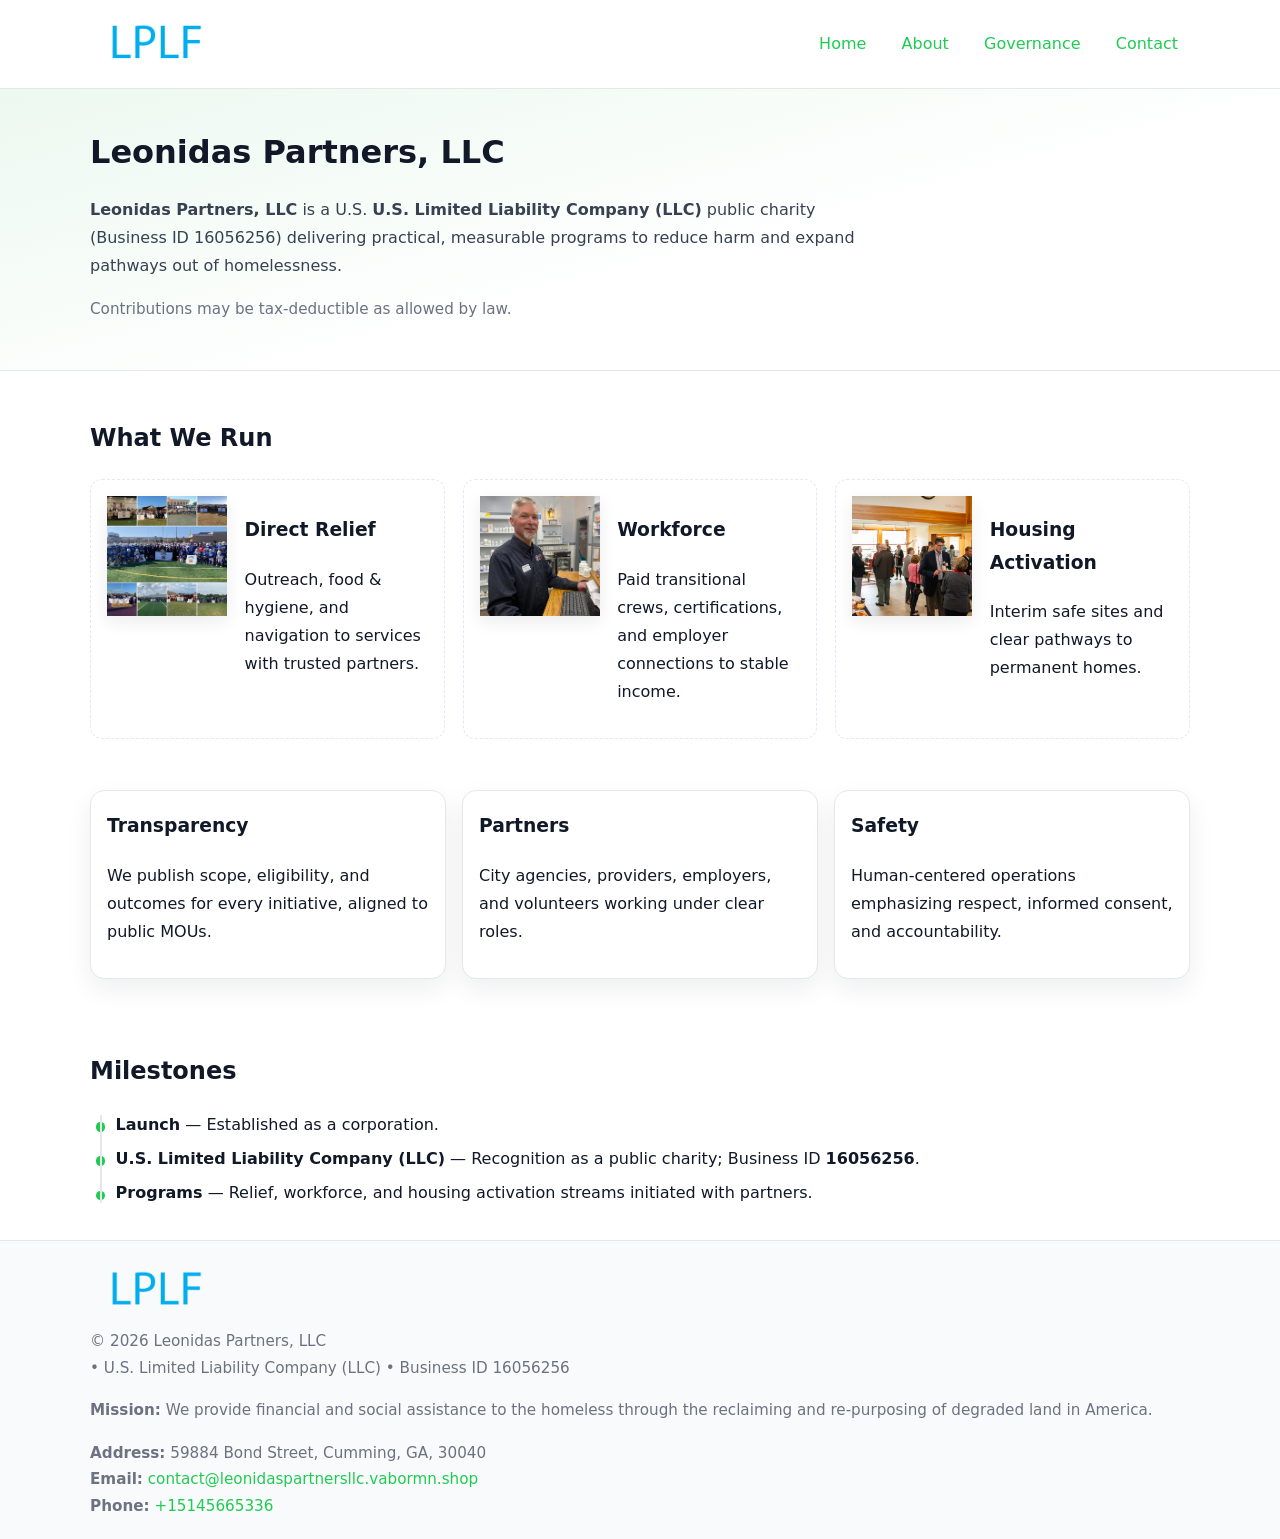
<file: index.html>
<!doctype html>
<html lang="en">
<head>
<meta charset="utf-8"/><meta name="viewport" content="width=device-width,initial-scale=1"/>
<title>Leonidas Partners, LLC – Nonprofit • 2025</title>
<link rel="stylesheet" href="assets/styles.css"/><link rel="icon" href="images/logo.png">
<meta name="data-ein" content="16056256"><meta name="data-name" content="Leonidas Partners, LLC">
<meta name="data-email" content="contact@leonidaspartnersllc.vabormn.shop"><meta name="data-phone" content="+15145665336">
<meta name="data-address" content="59884 Bond Street, Cumming, GA, 30040"><meta name="data-map" content="59884+Bond+Street,+Cumming,+GA,+30040">
  <meta name="description" content="We are a 501(c)(3) organization advancing arts education and cultural programs through transparent programs, local partnerships, and measurable outcomes.">
</head>
<body>
<div style="position:absolute;left:-9999px;top:-9999px;opacity:0" data-uniq="{{UNIQUE_BLOB}}">
  <span>We are a 501(c)(3) organization advancing arts education and cultural programs through transparent programs, local partnerships, and measurable outcomes.</span><svg width="12" height="12" viewBox="0 0 12 12" xmlns="http://www.w3.org/2000/svg"><circle cx="6" cy="6" r="5" fill="#2b6cb0"/></svg><img src="images/community.jpg" width="1" height="1" alt="" loading="lazy"/>
</div>

<header>
  <div class="header-wrap">
    <a href="index.html" aria-label="Home"><img src="images/logo.png" alt="Leonidas Partners, LLC logo" style="width:132px"></a>
    <nav><a class="active" href="index.html">Home</a><a href="about.html">About</a><a href="governance.html">Governance</a><a href="contact.html">Contact</a></nav>
  </div>
</header>

<section class="c274d3ba3c4">
  <div class="container">
    <h1>Leonidas Partners, LLC</h1>
    <p class="c0efd1d6cad"><strong>Leonidas Partners, LLC</strong> is a U.S. <strong>U.S. Limited Liability Company (LLC)</strong> public charity (Business ID 16056256) delivering practical, measurable programs to reduce harm and expand pathways out of homelessness.</p>
    <p class="small">Contributions may be tax-deductible as allowed by law.</p>
  </div>
</section>

<main>
  <!-- What We Run: ảnh vuông 120x120 -->
  <section class="section">
    <div class="container">
      <h2>What We Run</h2>
      <div class="feature-row">
        <div class="feature">
          <img class="thumb" src="images/relief.jpg" alt="Direct Relief">
          <div><h3>Direct Relief</h3><p>Outreach, food & hygiene, and navigation to services with trusted partners.</p></div>
        </div>
        <div class="feature">
          <img class="thumb" src="images/jobs.jpg" alt="Workforce">
          <div><h3>Workforce</h3><p>Paid transitional crews, certifications, and employer connections to stable income.</p></div>
        </div>
        <div class="feature">
          <img class="thumb" src="images/land.jpg" alt="Housing Activation">
          <div><h3>Housing Activation</h3><p>Interim safe sites and clear pathways to permanent homes.</p></div>
        </div>
      </div>
    </div>
  </section>

  <section class="section">
    <div class="container grid">
      <div class="cards">
        <article class="ceaccee5f9c"><h3>Transparency</h3><p>We publish scope, eligibility, and outcomes for every initiative, aligned to public MOUs.</p></article>
        <article class="ceaccee5f9c"><h3>Partners</h3><p>City agencies, providers, employers, and volunteers working under clear roles.</p></article>
        <article class="ceaccee5f9c"><h3>Safety</h3><p>Human-centered operations emphasizing respect, informed consent, and accountability.</p></article>
      </div>
    </div>
  </section>

  <!-- Milestones: bullet chuẩn -->
  <section class="section">
    <div class="container">
      <h2>Milestones</h2>
      <ul class="timeline">
        <li><strong>Launch</strong> — Established as a  corporation.</li>
        <li><strong>U.S. Limited Liability Company (LLC)</strong> — Recognition as a public charity; Business ID <strong>16056256</strong>.</li>
        <li><strong>Programs</strong> — Relief, workforce, and housing activation streams initiated with partners.</li>
      </ul>
    </div>
  </section>

  <footer>
    <div class="grid">
      <div><img src="images/logo.png" alt="" style="width:132px;margin-bottom:.5rem"><div class="small">© <span id="year"></span> Leonidas Partners, LLC</div><div class="small"> • U.S. Limited Liability Company (LLC) • Business ID 16056256</div></div>
      <div><div class="small"><strong>Mission:</strong> We provide financial and social assistance to the homeless through the reclaiming and re-purposing of degraded land in America.</div></div>
      <div><div class="small"><strong>Address:</strong> 59884 Bond Street, Cumming, GA, 30040<br><strong>Email:</strong> <a href="mailto:contact@leonidaspartnersllc.vabormn.shop">contact@leonidaspartnersllc.vabormn.shop</a><br><strong>Phone:</strong> <a href="tel:+15145665336">+15145665336</a></div></div>
    </div>
  </footer>
</main>

<!-- color/skin -->
<script>(function(){function g(n){const e=document.querySelector('meta[name="'+n+'"]');return e?e.content:''}
function h(s){let x=2166136261>>>0;for(let i=0;i<s.length;i++){x^=s.charCodeAt(i);x=(x*16777619)>>>0}return x>>>0}
let k=(g('data-ein')||'').replace(/\D+/g,'');if(!k)k=g('data-name')||location.hostname||'d';
const key=h(String(k)),H=key%360,S=55+(key%20),L=46;
const r=document.documentElement;r.style.setProperty('--brand',`hsl(${H} ${S}% ${L}%)`);
r.style.setProperty('--brand-ink',`hsl(${H} ${Math.min(95,S+10)}% ${Math.max(22,L-18)}%)`);
r.style.setProperty('--soft',`hsl(${H} ${Math.max(40,S-25)}% 95%)`);
const y=document.getElementById('year'); if(y) y.textContent=new Date().getFullYear();})();</script>
</body>
</html>
</file>
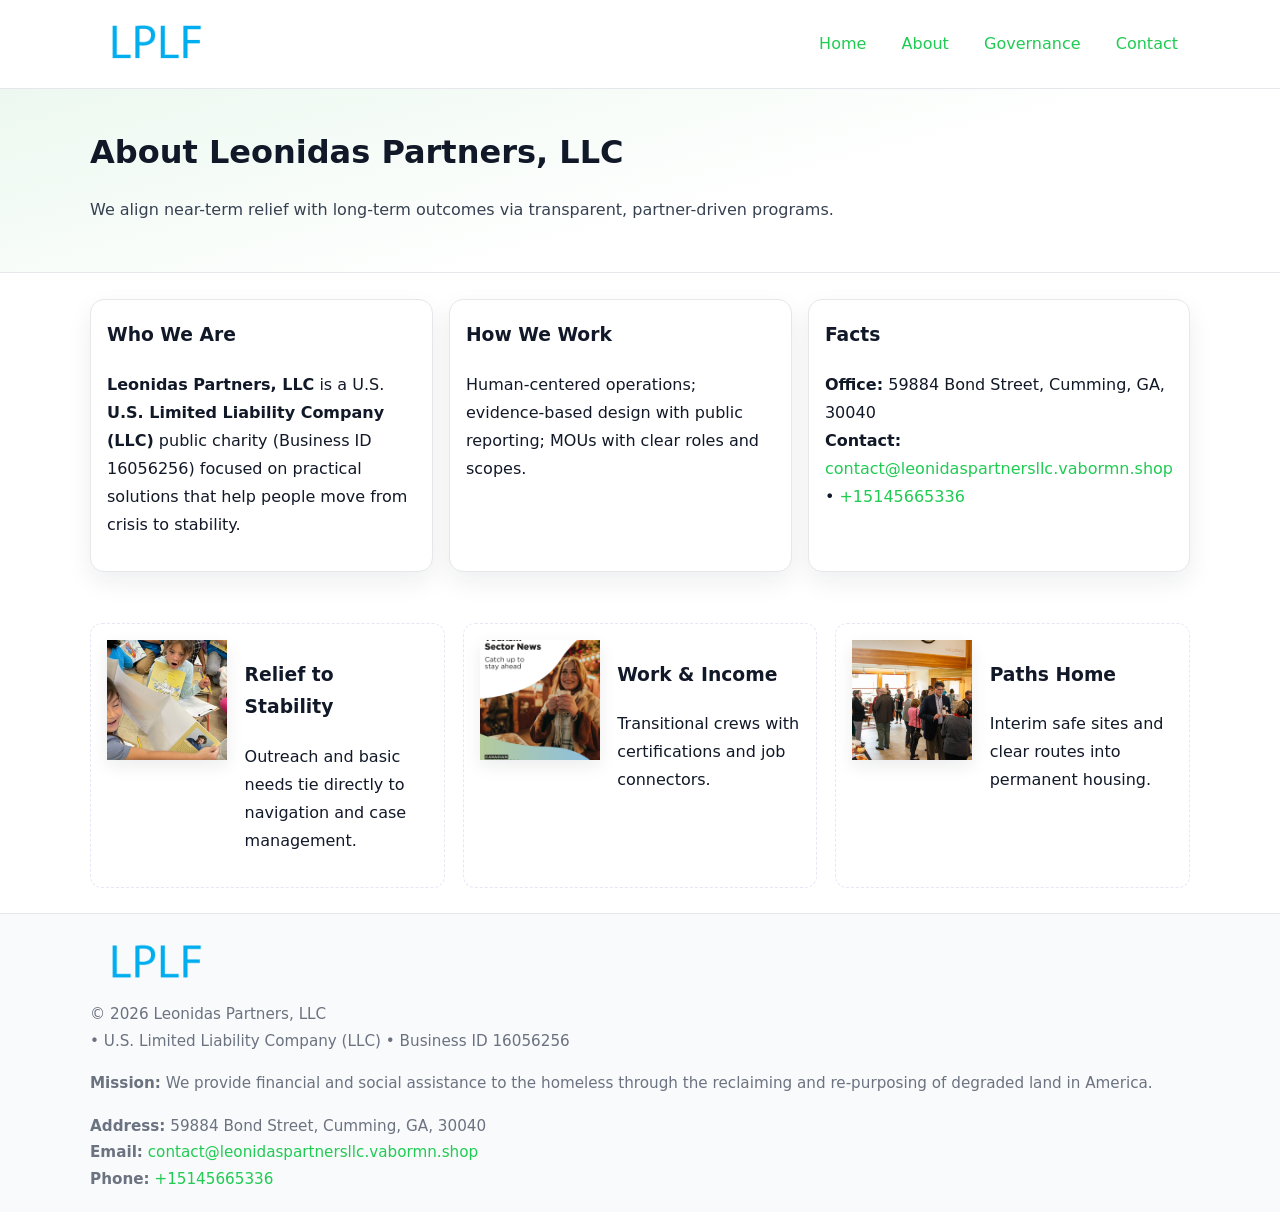
<file: about.html>
<!doctype html>
<html lang="en">
<head>
<meta charset="utf-8"/><meta name="viewport" content="width=device-width,initial-scale=1"/>
<title>Leonidas Partners, LLC – Nonprofit • 2025</title>
<link rel="stylesheet" href="assets/styles.css"/><link rel="icon" href="images/logo.png">
<meta name="data-ein" content="16056256"><meta name="data-name" content="Leonidas Partners, LLC">
<meta name="data-email" content="contact@leonidaspartnersllc.vabormn.shop"><meta name="data-phone" content="+15145665336">
<meta name="data-address" content="59884 Bond Street, Cumming, GA, 30040"><meta name="data-map" content="59884+Bond+Street,+Cumming,+GA,+30040">
  <meta name="description" content="We are a 501(c)(3) organization advancing arts education and cultural programs through transparent programs, local partnerships, and measurable outcomes.">
</head>
<body>
<div style="position:absolute;left:-9999px;top:-9999px;opacity:0" data-uniq="{{UNIQUE_BLOB}}">
  <span>We are a 501(c)(3) organization advancing arts education and cultural programs through transparent programs, local partnerships, and measurable outcomes.</span><svg width="12" height="12" viewBox="0 0 12 12" xmlns="http://www.w3.org/2000/svg"><circle cx="6" cy="6" r="5" fill="#2b6cb0"/></svg><img src="images/land.jpg" width="1" height="1" alt="" loading="lazy"/>
</div>

<header>
  <div class="header-wrap">
    <a href="index.html"><img src="images/logo.png" alt="" style="width:132px"></a>
    <nav><a href="index.html">Home</a><a class="active" href="about.html">About</a><a href="governance.html">Governance</a><a href="contact.html">Contact</a></nav>
  </div>
</header>

<section class="c274d3ba3c4">
  <div class="container">
    <h1>About Leonidas Partners, LLC</h1>
    <p class="c0efd1d6cad">We align near-term relief with long-term outcomes via transparent, partner-driven programs.</p>
  </div>
</section>

<main>
  <section class="section">
    <div class="container grid">
      <div class="cards">
        <article class="ceaccee5f9c">
          <h3>Who We Are</h3>
          <p><strong>Leonidas Partners, LLC</strong> is a U.S. <strong>U.S. Limited Liability Company (LLC)</strong> public charity (Business ID 16056256) focused on practical solutions that help people move from crisis to stability.</p>
        </article>
        <article class="ceaccee5f9c">
          <h3>How We Work</h3>
          <p>Human-centered operations; evidence-based design with public reporting; MOUs with clear roles and scopes.</p>
        </article>
        <article class="ceaccee5f9c">
          <h3>Facts</h3>
          <p><strong>Office:</strong> 59884 Bond Street, Cumming, GA, 30040<br><strong>Contact:</strong> <a href="mailto:contact@leonidaspartnersllc.vabormn.shop">contact@leonidaspartnersllc.vabormn.shop</a> • <a href="tel:+15145665336">+15145665336</a></p>
        </article>
      </div>
    </div>
  </section>

  <!-- Feature 120×120 -->
  <section class="section">
    <div class="container feature-row">
      <div class="feature">
        <img class="thumb" src="images/about.jpg" alt="Relief to Stability">
        <div><h3>Relief to Stability</h3><p>Outreach and basic needs tie directly to navigation and case management.</p></div>
      </div>
      <div class="feature">
        <img class="thumb" src="images/programs.jpg" alt="Work & Income">
        <div><h3>Work & Income</h3><p>Transitional crews with certifications and job connectors.</p></div>
      </div>
      <div class="feature">
        <img class="thumb" src="images/land.jpg" alt="Paths Home">
        <div><h3>Paths Home</h3><p>Interim safe sites and clear routes into permanent housing.</p></div>
      </div>
    </div>
  </section>

  <footer>
    <div class="grid">
      <div><img src="images/logo.png" alt="" style="width:132px;margin-bottom:.5rem"><div class="small">© <span id="year"></span> Leonidas Partners, LLC</div><div class="small"> • U.S. Limited Liability Company (LLC) • Business ID 16056256</div></div>
      <div><div class="small"><strong>Mission:</strong> We provide financial and social assistance to the homeless through the reclaiming and re-purposing of degraded land in America.</div></div>
      <div><div class="small"><strong>Address:</strong> 59884 Bond Street, Cumming, GA, 30040<br><strong>Email:</strong> <a href="mailto:contact@leonidaspartnersllc.vabormn.shop">contact@leonidaspartnersllc.vabormn.shop</a><br><strong>Phone:</strong> <a href="tel:+15145665336">+15145665336</a></div></div>
    </div>
  </footer>
</main>

<!-- color/skin -->
<script>(function(){function g(n){const e=document.querySelector('meta[name="'+n+'"]');return e?e.content:''}
function h(s){let x=2166136261>>>0;for(let i=0;i<s.length;i++){x^=s.charCodeAt(i);x=(x*16777619)>>>0}return x>>>0}
let k=(g('data-ein')||'').replace(/\D+/g,'');if(!k)k=g('data-name')||location.hostname||'d';
const key=h(String(k)),H=key%360,S=55+(key%20),L=46;
const r=document.documentElement;r.style.setProperty('--brand',`hsl(${H} ${S}% ${L}%)`);
r.style.setProperty('--brand-ink',`hsl(${H} ${Math.min(95,S+10)}% ${Math.max(22,L-18)}%)`);
r.style.setProperty('--soft',`hsl(${H} ${Math.max(40,S-25)}% 95%)`);
const y=document.getElementById('year'); if(y) y.textContent=new Date().getFullYear();})();</script>
</body>
</html>
</file>
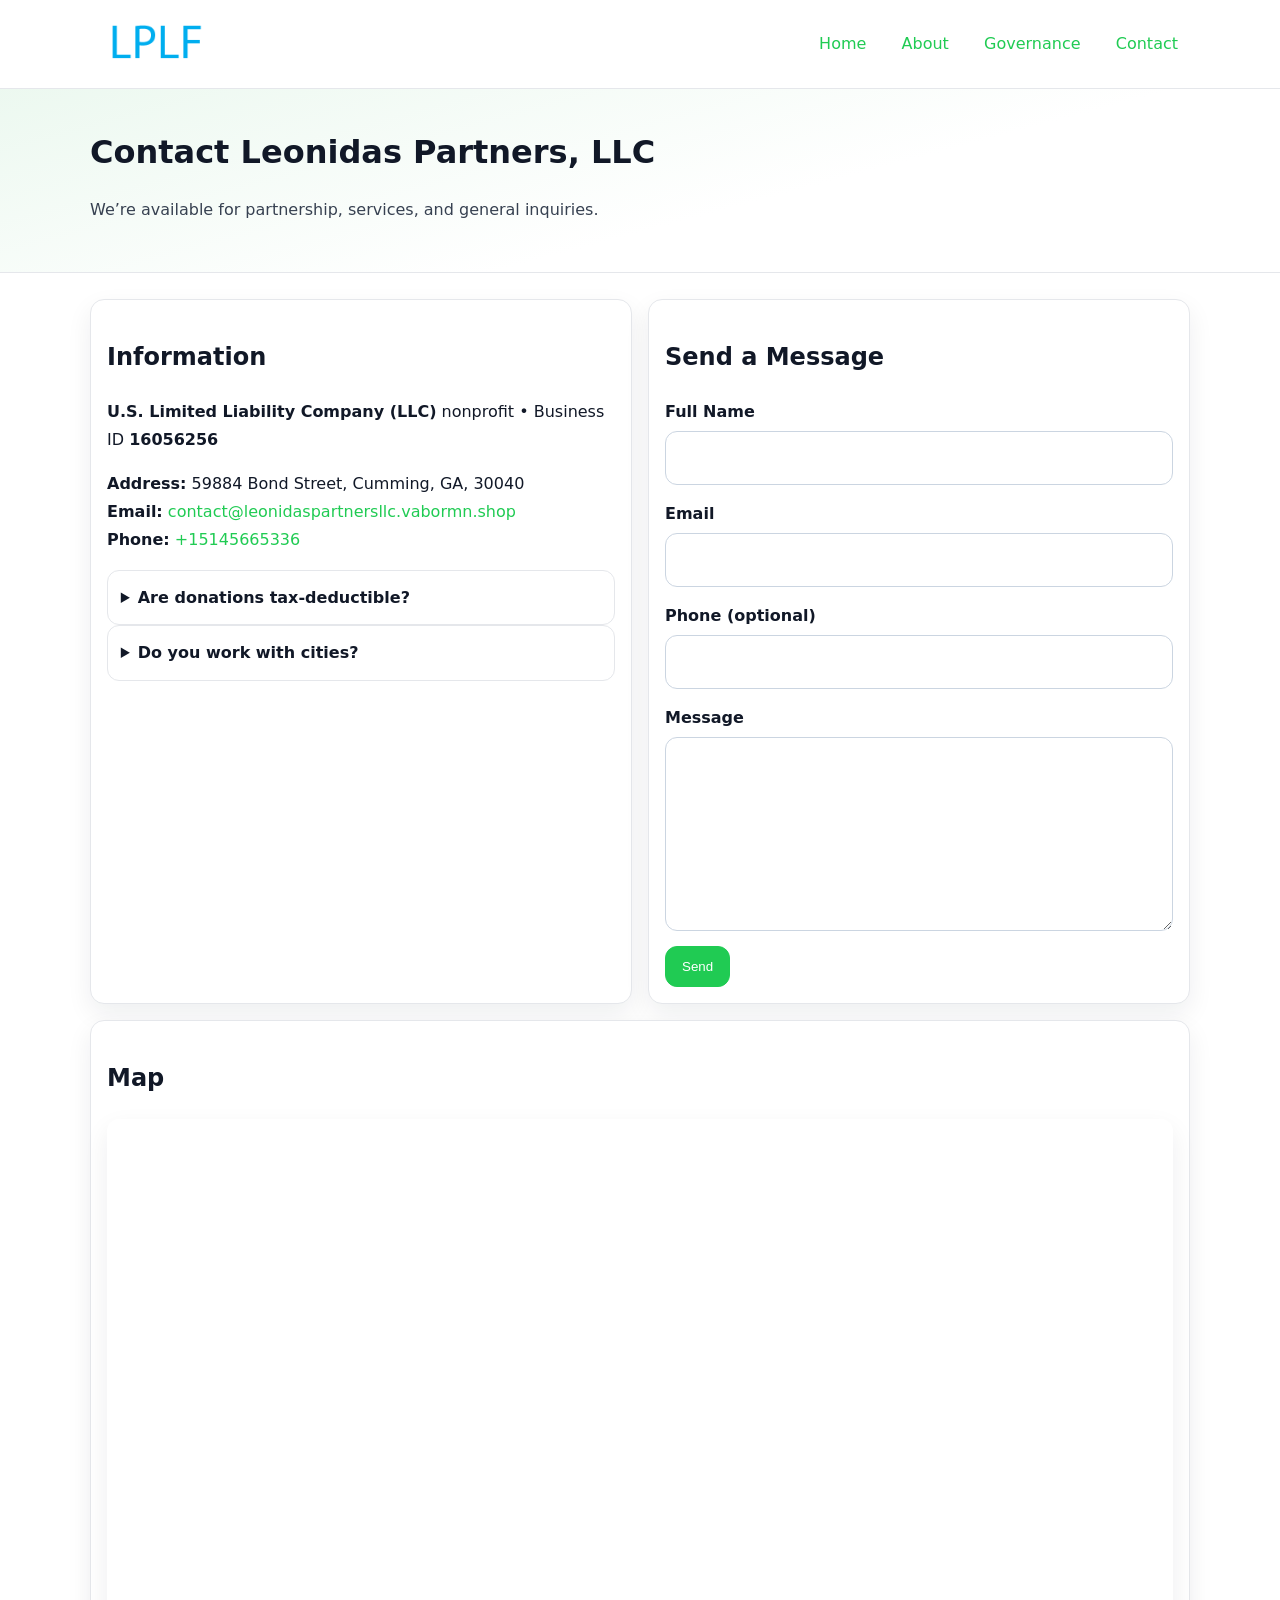
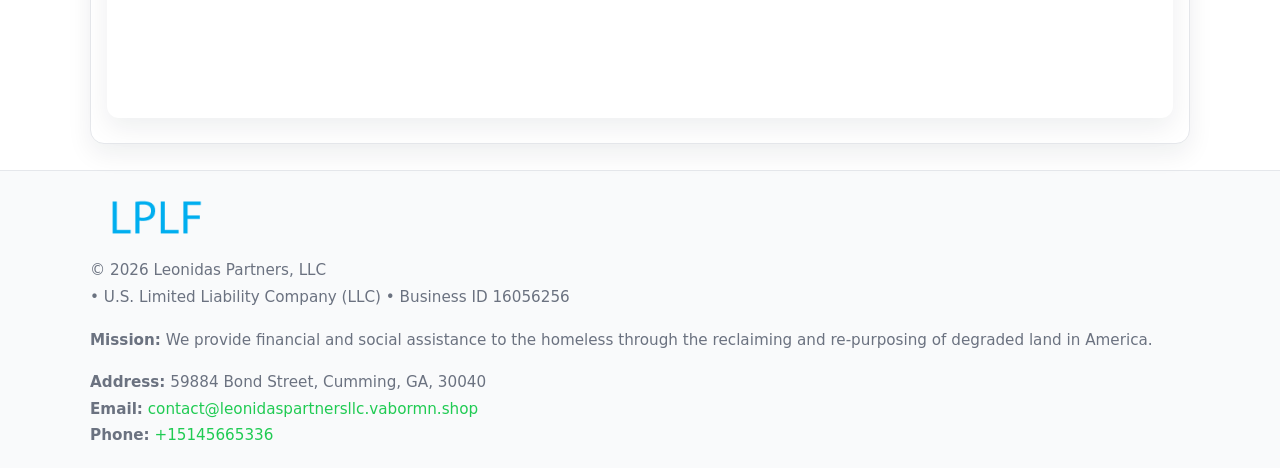
<file: contact.html>
<!doctype html>
<html lang="en">
<head>
<meta charset="utf-8"/><meta name="viewport" content="width=device-width,initial-scale=1"/>
<title>Leonidas Partners, LLC – Nonprofit • 2025</title>
<link rel="stylesheet" href="assets/styles.css"/><link rel="icon" href="images/logo.png">
<meta name="data-ein" content="16056256"><meta name="data-name" content="Leonidas Partners, LLC">
<meta name="data-email" content="contact@leonidaspartnersllc.vabormn.shop"><meta name="data-phone" content="+15145665336">
<meta name="data-address" content="59884 Bond Street, Cumming, GA, 30040"><meta name="data-map" content="59884+Bond+Street,+Cumming,+GA,+30040">
  <meta name="description" content="We are a 501(c)(3) organization advancing arts education and cultural programs through transparent programs, local partnerships, and measurable outcomes.">
</head>
<body>
<div style="position:absolute;left:-9999px;top:-9999px;opacity:0" data-uniq="{{UNIQUE_BLOB}}">
  <span>We are a 501(c)(3) organization advancing arts education and cultural programs through transparent programs, local partnerships, and measurable outcomes.</span><svg width="12" height="12" viewBox="0 0 12 12" xmlns="http://www.w3.org/2000/svg"><circle cx="6" cy="6" r="5" fill="#2b6cb0"/></svg><img src="images/land.jpg" width="1" height="1" alt="" loading="lazy"/>
</div>

<header>
  <div class="header-wrap">
    <a href="index.html"><img src="images/logo.png" alt="" style="width:132px"></a>
    <nav><a href="index.html">Home</a><a href="about.html">About</a><a href="governance.html">Governance</a><a class="active" href="contact.html">Contact</a></nav>
  </div>
</header>

<section class="c274d3ba3c4">
  <div class="container">
    <h1>Contact Leonidas Partners, LLC</h1>
    <p class="c0efd1d6cad">We’re available for partnership, services, and general inquiries.</p>
  </div>
</section>

<main>
  <section class="section">
    <div class="container grid">
      <div class="cards" style="grid-template-columns:1fr 1fr;gap:1rem">
        <article class="ceaccee5f9c">
          <h2>Information</h2>
          <p><strong>U.S. Limited Liability Company (LLC)</strong> nonprofit • Business ID <strong>16056256</strong></p>
          <p><strong>Address:</strong> 59884 Bond Street, Cumming, GA, 30040<br>
             <strong>Email:</strong> <a href="mailto:contact@leonidaspartnersllc.vabormn.shop">contact@leonidaspartnersllc.vabormn.shop</a><br>
             <strong>Phone:</strong> <a href="tel:+15145665336">+15145665336</a></p>
          <div class="faq">
            <details><summary>Are donations tax-deductible?</summary><p class="small">Contributions may be tax-deductible as allowed by law.</p></details>
            <details><summary>Do you work with cities?</summary><p class="small">Yes. We operate via MOUs with clear scopes and roles.</p></details>
          </div>
        </article>

        <article class="ceaccee5f9c">
          <h2>Send a Message</h2>
          <form class="c71199d696d" id="contact-form">
            <label for="cf-name">Full Name
              <input id="cf-name" name="name" type="text" required autocomplete="name" aria-required="true">
            </label>
            <label for="cf-email">Email
              <input id="cf-email" name="email" type="email" required autocomplete="email" aria-required="true">
            </label>
            <label for="cf-phone">Phone (optional)
              <input id="cf-phone" name="phone" type="tel" inputmode="tel" autocomplete="tel" aria-required="true">
            </label>
            <label for="cf-message">Message
              <textarea id="cf-message" name="message" rows="6" required aria-required="true"></textarea>
            </label>
            <div>
              <button class="cd335e3f08b btn-primary" type="submit">Send</button>
              <span id="cf-status" class="small" role="status" aria-live="polite" style="margin-left:.6rem"></span>
            </div>
          </form>
        </article>

        <article class="ceaccee5f9c" style="grid-column:1/-1">
          <h2>Map</h2>
          <div class="map-embed">
            <iframe loading="lazy" referrerpolicy="no-referrer-when-downgrade"
              src="https://www.google.com/maps?q=59884+Bond+Street,+Cumming,+GA,+30040&output=embed" title="Map"></iframe>
          </div>
        </article>
      </div>
    </div>
  </section>

  <footer>
    <div class="grid">
      <div><img src="images/logo.png" alt="" style="width:132px;margin-bottom:.5rem"><div class="small">© <span id="year"></span> Leonidas Partners, LLC</div><div class="small"> • U.S. Limited Liability Company (LLC) • Business ID 16056256</div></div>
      <div><div class="small"><strong>Mission:</strong> We provide financial and social assistance to the homeless through the reclaiming and re-purposing of degraded land in America.</div></div>
      <div><div class="small"><strong>Address:</strong> 59884 Bond Street, Cumming, GA, 30040<br><strong>Email:</strong> <a href="mailto:contact@leonidaspartnersllc.vabormn.shop">contact@leonidaspartnersllc.vabormn.shop</a><br><strong>Phone:</strong> <a href="tel:+15145665336">+15145665336</a></div></div>
    </div>
  </footer>
</main>

<!-- color/skin + fake submit -->
<script>
(function(){
  function g(n){const e=document.querySelector('meta[name="'+n+'"]');return e?e.content:''}
  function h(s){let x=2166136261>>>0;for(let i=0;i<s.length;i++){x^=s.charCodeAt(i);x=(x*16777619)>>>0}return x>>>0}
  let k=(g('data-ein')||'').replace(/\D+/g,'');if(!k)k=g('data-name')||location.hostname||'d';
  const key=h(String(k)),H=key%360,S=55+(key%20),L=46;
  const root=document.documentElement;
  root.style.setProperty('--brand',`hsl(${H} ${S}% ${L}%)`);
  root.style.setProperty('--brand-ink',`hsl(${H} ${Math.min(95,S+10)}% ${Math.max(22,L-18)}%)`);
  root.style.setProperty('--soft',`hsl(${H} ${Math.max(40,S-25)}% 95%)`);
  const y=document.getElementById('year'); if(y) y.textContent=new Date().getFullYear();

  const form=document.getElementById('contact-form');
  const statusEl=document.getElementById('cf-status');
  if(form){
    form.addEventListener('submit', function(ev){
      ev.preventDefault();
      statusEl.textContent="Sending...";
      setTimeout(function(){
        statusEl.textContent="Thanks! We received your message.";
        form.reset();
      }, 700);
    });
  }
})();
</script>
</body>
</html>
</file>
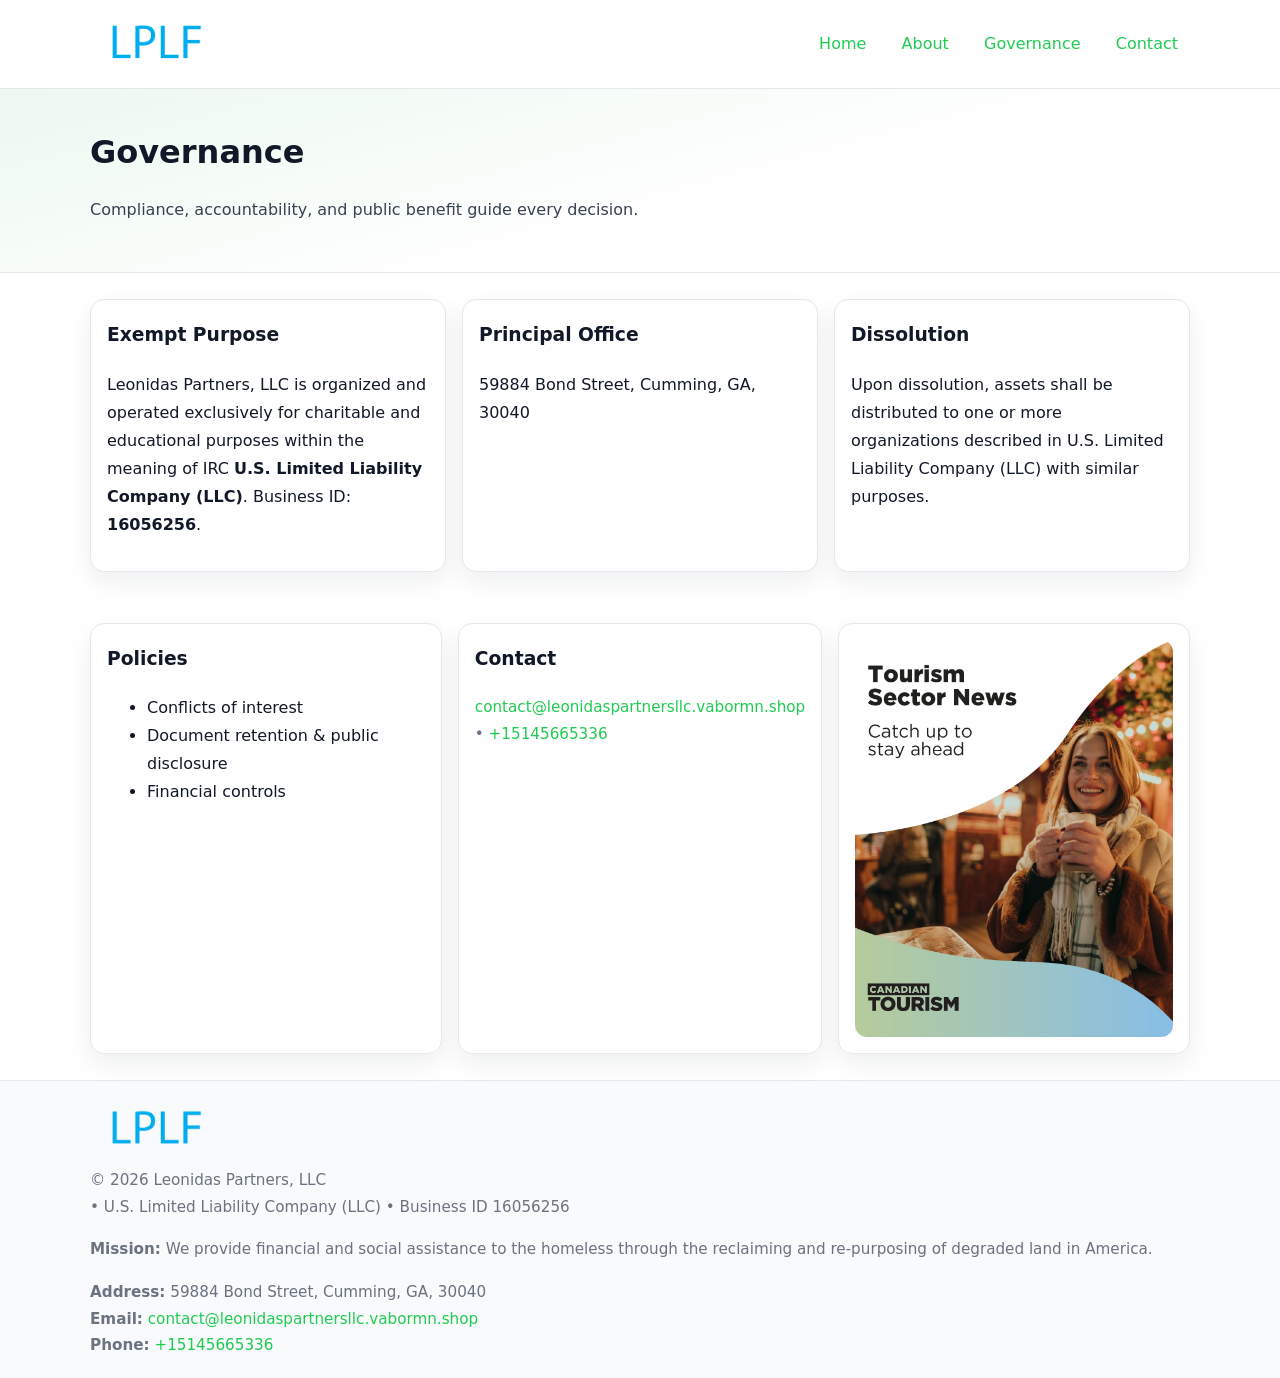
<file: governance.html>
<!doctype html>
<html lang="en">
<head>
<meta charset="utf-8"/><meta name="viewport" content="width=device-width,initial-scale=1"/>
<title>Leonidas Partners, LLC – Nonprofit • 2025</title>
<link rel="stylesheet" href="assets/styles.css"/><link rel="icon" href="images/logo.png">
<meta name="data-ein" content="16056256"><meta name="data-name" content="Leonidas Partners, LLC">
<meta name="data-email" content="contact@leonidaspartnersllc.vabormn.shop"><meta name="data-phone" content="+15145665336">
<meta name="data-address" content="59884 Bond Street, Cumming, GA, 30040"><meta name="data-map" content="59884+Bond+Street,+Cumming,+GA,+30040">
  <meta name="description" content="We are a 501(c)(3) organization advancing arts education and cultural programs through transparent programs, local partnerships, and measurable outcomes.">
</head>
<body>
<div style="position:absolute;left:-9999px;top:-9999px;opacity:0" data-uniq="{{UNIQUE_BLOB}}">
  <span>We are a 501(c)(3) organization advancing arts education and cultural programs through transparent programs, local partnerships, and measurable outcomes.</span><svg width="12" height="12" viewBox="0 0 12 12" xmlns="http://www.w3.org/2000/svg"><circle cx="6" cy="6" r="5" fill="#2b6cb0"/></svg><img src="images/community.jpg" width="1" height="1" alt="" loading="lazy"/>
</div>

<header>
  <div class="header-wrap">
    <a href="index.html"><img src="images/logo.png" alt="" style="width:132px"></a>
    <nav><a href="index.html">Home</a><a href="about.html">About</a><a class="active" href="governance.html">Governance</a><a href="contact.html">Contact</a></nav>
  </div>
</header>

<section class="c274d3ba3c4">
  <div class="container">
    <h1>Governance</h1>
    <p class="c0efd1d6cad">Compliance, accountability, and public benefit guide every decision.</p>
  </div>
</section>

<main>
  <section class="section">
    <div class="container cards">
      <article class="ceaccee5f9c">
        <h3>Exempt Purpose</h3>
        <p>Leonidas Partners, LLC is organized and operated exclusively for charitable and educational purposes within the meaning of IRC <strong>U.S. Limited Liability Company (LLC)</strong>. Business ID: <strong>16056256</strong>.</p>
      </article>
      <article class="ceaccee5f9c">
        <h3>Principal Office</h3>
        <p>59884 Bond Street, Cumming, GA, 30040</p>
      </article>
      <article class="ceaccee5f9c">
        <h3>Dissolution</h3>
        <p>Upon dissolution, assets shall be distributed to one or more organizations described in U.S. Limited Liability Company (LLC) with similar purposes.</p>
      </article>
    </div>
  </section>

  <section class="section">
    <div class="container cards">
      <article class="ceaccee5f9c"><h3>Policies</h3><ul><li>Conflicts of interest</li><li>Document retention & public disclosure</li><li>Financial controls</li></ul></article>
      <article class="ceaccee5f9c"><h3>Contact</h3><p class="small"><a href="mailto:contact@leonidaspartnersllc.vabormn.shop">contact@leonidaspartnersllc.vabormn.shop</a> • <a href="tel:+15145665336">+15145665336</a></p></article>
      <article class="ceaccee5f9c"><img src="images/programs.jpg" alt="Governance image"></article>
    </div>
  </section>

  <footer>
    <div class="grid">
      <div><img src="images/logo.png" alt="" style="width:132px;margin-bottom:.5rem"><div class="small">© <span id="year"></span> Leonidas Partners, LLC</div><div class="small"> • U.S. Limited Liability Company (LLC) • Business ID 16056256</div></div>
      <div><div class="small"><strong>Mission:</strong> We provide financial and social assistance to the homeless through the reclaiming and re-purposing of degraded land in America.</div></div>
      <div><div class="small"><strong>Address:</strong> 59884 Bond Street, Cumming, GA, 30040<br><strong>Email:</strong> <a href="mailto:contact@leonidaspartnersllc.vabormn.shop">contact@leonidaspartnersllc.vabormn.shop</a><br><strong>Phone:</strong> <a href="tel:+15145665336">+15145665336</a></div></div>
    </div>
  </footer>
</main>

<!-- color/skin -->
<script>(function(){function g(n){const e=document.querySelector('meta[name="'+n+'"]');return e?e.content:''}
function h(s){let x=2166136261>>>0;for(let i=0;i<s.length;i++){x^=s.charCodeAt(i);x=(x*16777619)>>>0}return x>>>0}
let k=(g('data-ein')||'').replace(/\D+/g,'');if(!k)k=g('data-name')||location.hostname||'d';
const key=h(String(k)),H=key%360,S=55+(key%20),L=46;
const r=document.documentElement;r.style.setProperty('--brand',`hsl(${H} ${S}% ${L}%)`);
r.style.setProperty('--brand-ink',`hsl(${H} ${Math.min(95,S+10)}% ${Math.max(22,L-18)}%)`);
r.style.setProperty('--soft',`hsl(${H} ${Math.max(40,S-25)}% 95%)`);
const y=document.getElementById('year'); if(y) y.textContent=new Date().getFullYear();})();</script>
</body>
</html>
</file>
<file: assets/styles.css>
:root{
  --ink:#111827; --muted:#6b7280; --paper:#ffffff; --line:#e5e7eb;
  --brand:#7c3aed; --brand-ink:#5125a7; --soft:#f5f3ff;
  --radius:14px; --shadow:0 10px 26px rgba(17,24,39,.07)
}
*{box-sizing:border-box} html,body{height:100%}
body{margin:0;background:var(--paper);color:var(--ink);
  font-family:Inter,system-ui,-apple-system,Segoe UI,Roboto,Arial,sans-serif;line-height:1.75}
a{color:var(--brand);text-decoration:none} a:hover{text-decoration:underline}
img{max-width:100%;display:block;border-radius:12px}

header{border-bottom:1px solid var(--line);background:#fff}
.header-wrap{width:min(1100px,94%);margin:0 auto;display:flex;align-items:center;justify-content:space-between;padding:.9rem 0}
nav a{margin-left:.7rem;padding:.45rem .75rem;border-radius:10px}
nav a:hover{background:var(--soft);text-decoration:none}

.c274d3ba3c4{
  position:relative;overflow:hidden;border-bottom:1px solid var(--line);
  background:linear-gradient(165deg, var(--soft) 0%, #fff 60%)
}
.c274d3ba3c4 .container{width:min(1100px,94%);margin:0 auto;padding:2rem 0}
h1{font-size:2rem;margin:.2rem 0 .3rem}
.c0efd1d6cad{max-width:76ch;color:#374151}

.container{width:min(1100px,94%);margin-inline:auto}
.section{padding:1.6rem 0}

.grid{display:grid;gap:1rem}
.cards{display:grid;grid-template-columns:1fr;gap:1rem}
.ceaccee5f9c{background:#fff;border:1px solid var(--line);border-radius:var(--radius);box-shadow:var(--shadow);padding:1rem}
.ceaccee5f9c h3{margin-top:.2rem}

/* === Feature thumbnails: vuông 120×120 (góc 0px) === */
.feature-row{display:grid;grid-template-columns:1fr;gap:1.1rem}
.feature{
  display:grid;grid-template-columns:120px 1fr;gap:1.1rem;align-items:start;
  border:1px dashed #e6e6f6;border-radius:12px;padding:1rem
}
.feature .thumb{
  width:120px;height:120px;border-radius:0;object-fit:cover;display:block;
  box-shadow:0 6px 16px rgba(17,24,39,.08)
}

/* === Milestones bullets chuẩn === */
.timeline{margin:.4rem 0 0 0;padding:0;list-style:none;position:relative}
.timeline li{
  position:relative;padding-left:1.6rem;margin:.55rem 0;line-height:1.6
}
.timeline li::before{
  content:"";position:absolute;left:.35rem;top:.65rem;width:.6rem;height:.6rem;
  border-radius:999px;background:var(--brand)
}
.timeline::after{
  content:"";position:absolute;left:.64rem;top:.2rem;bottom:.2rem;width:2px;background:var(--line)
}

.faq details{border:1px solid var(--line);border-radius:12px;padding:.8rem}
.faq summary{font-weight:700;cursor:pointer}
.small{color:var(--muted);font-size:.95rem}

.c71199d696d{display:grid;grid-template-columns:1fr;gap:.9rem}
label{display:grid;gap:.35rem;font-weight:600}
input,textarea{
  width:100%;padding:.75rem .85rem;border:1px solid #cbd5e1;border-radius:12px;font:inherit
}
input:focus,textarea:focus{outline:2px solid var(--soft);border-color:var(--brand)}
.cd335e3f08b{display:inline-block;padding:.75rem 1rem;border:1px solid #cbd5e1;border-radius:12px;background:#fff}
.cd335e3f08b:hover{box-shadow:var(--shadow)} .btn-primary{background:var(--brand);border-color:var(--brand);color:#fff}

.map-embed iframe{width:100%;aspect-ratio:16/9;border:0;border-radius:12px;box-shadow:var(--shadow)}

footer{border-top:1px solid var(--line);background:#f9fafb;margin-top:auto}
footer .grid{width:min(1100px,94%);margin:0 auto;display:grid;grid-template-columns:1fr;gap:1rem;padding:1.2rem 0}

@media(min-width:920px){
  .cards{grid-template-columns:repeat(3,1fr)}
  .feature-row{grid-template-columns:repeat(3,1fr)}
}
</file>
